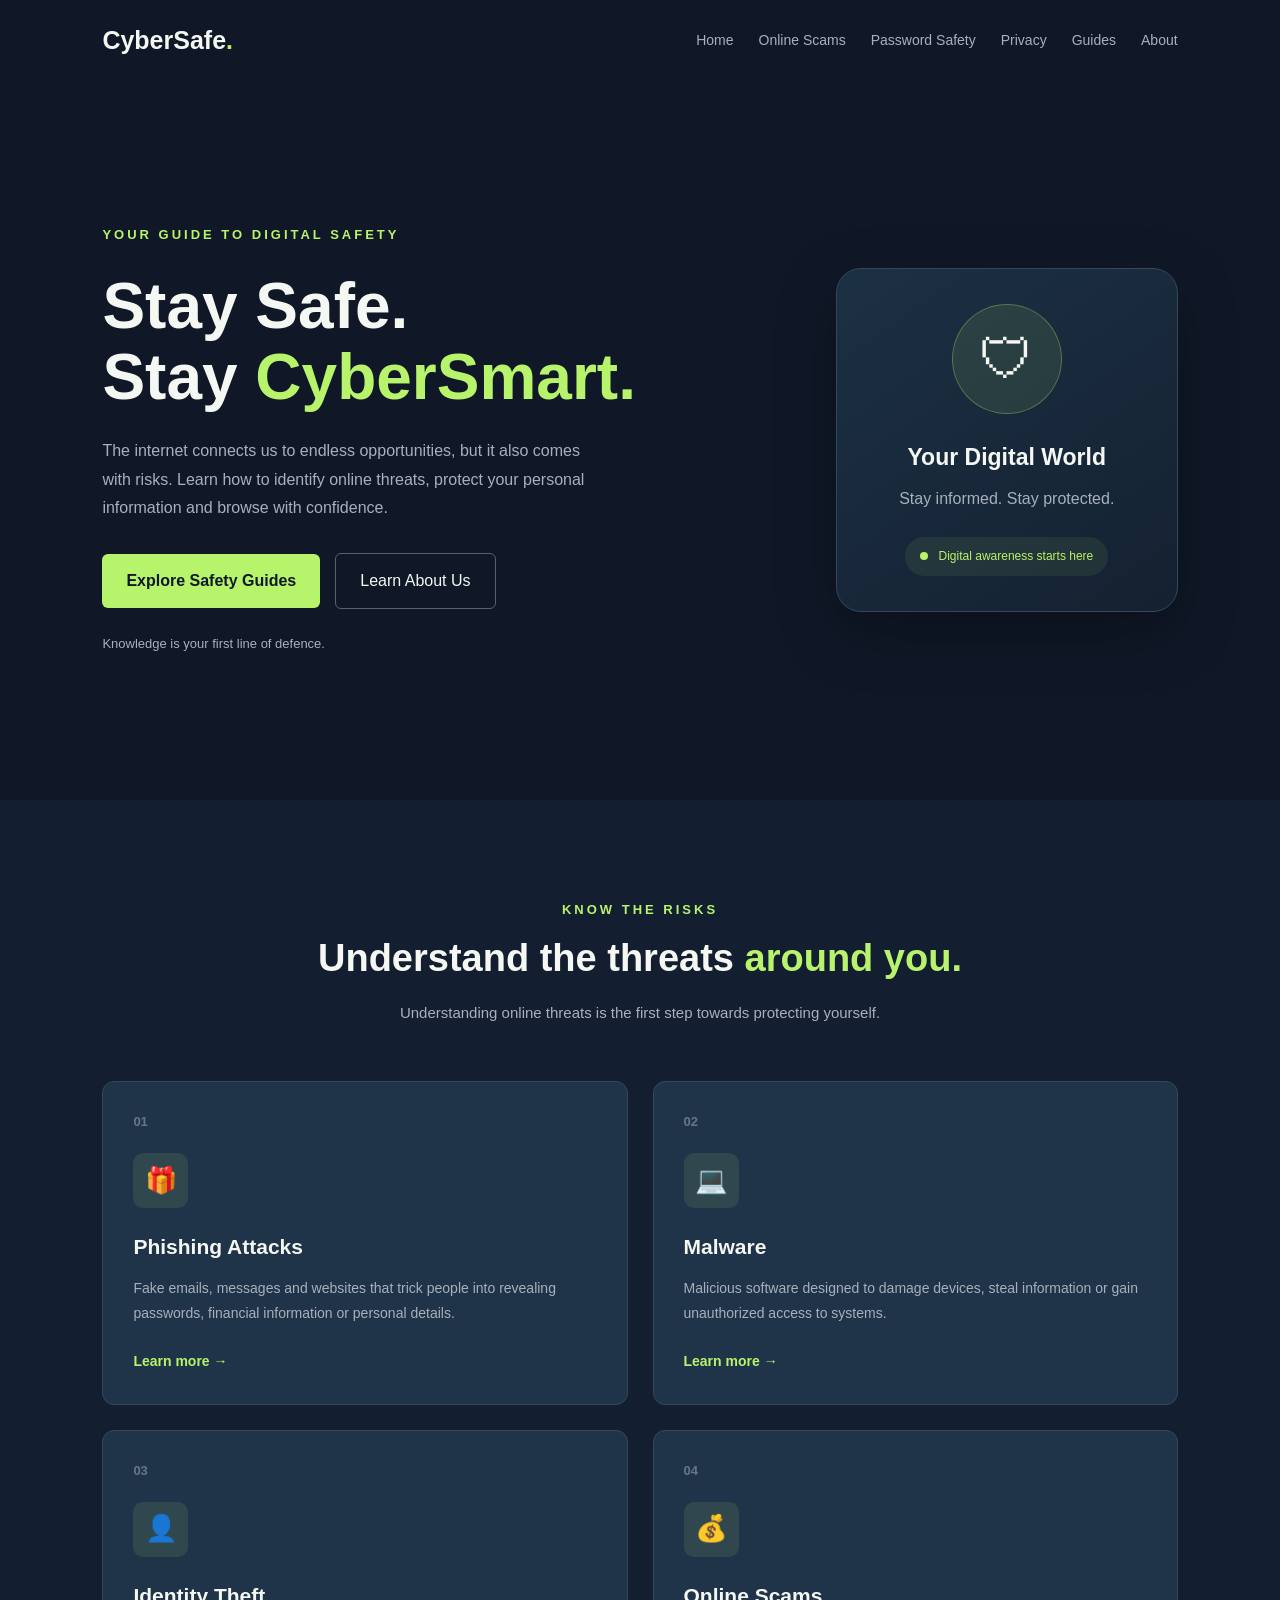
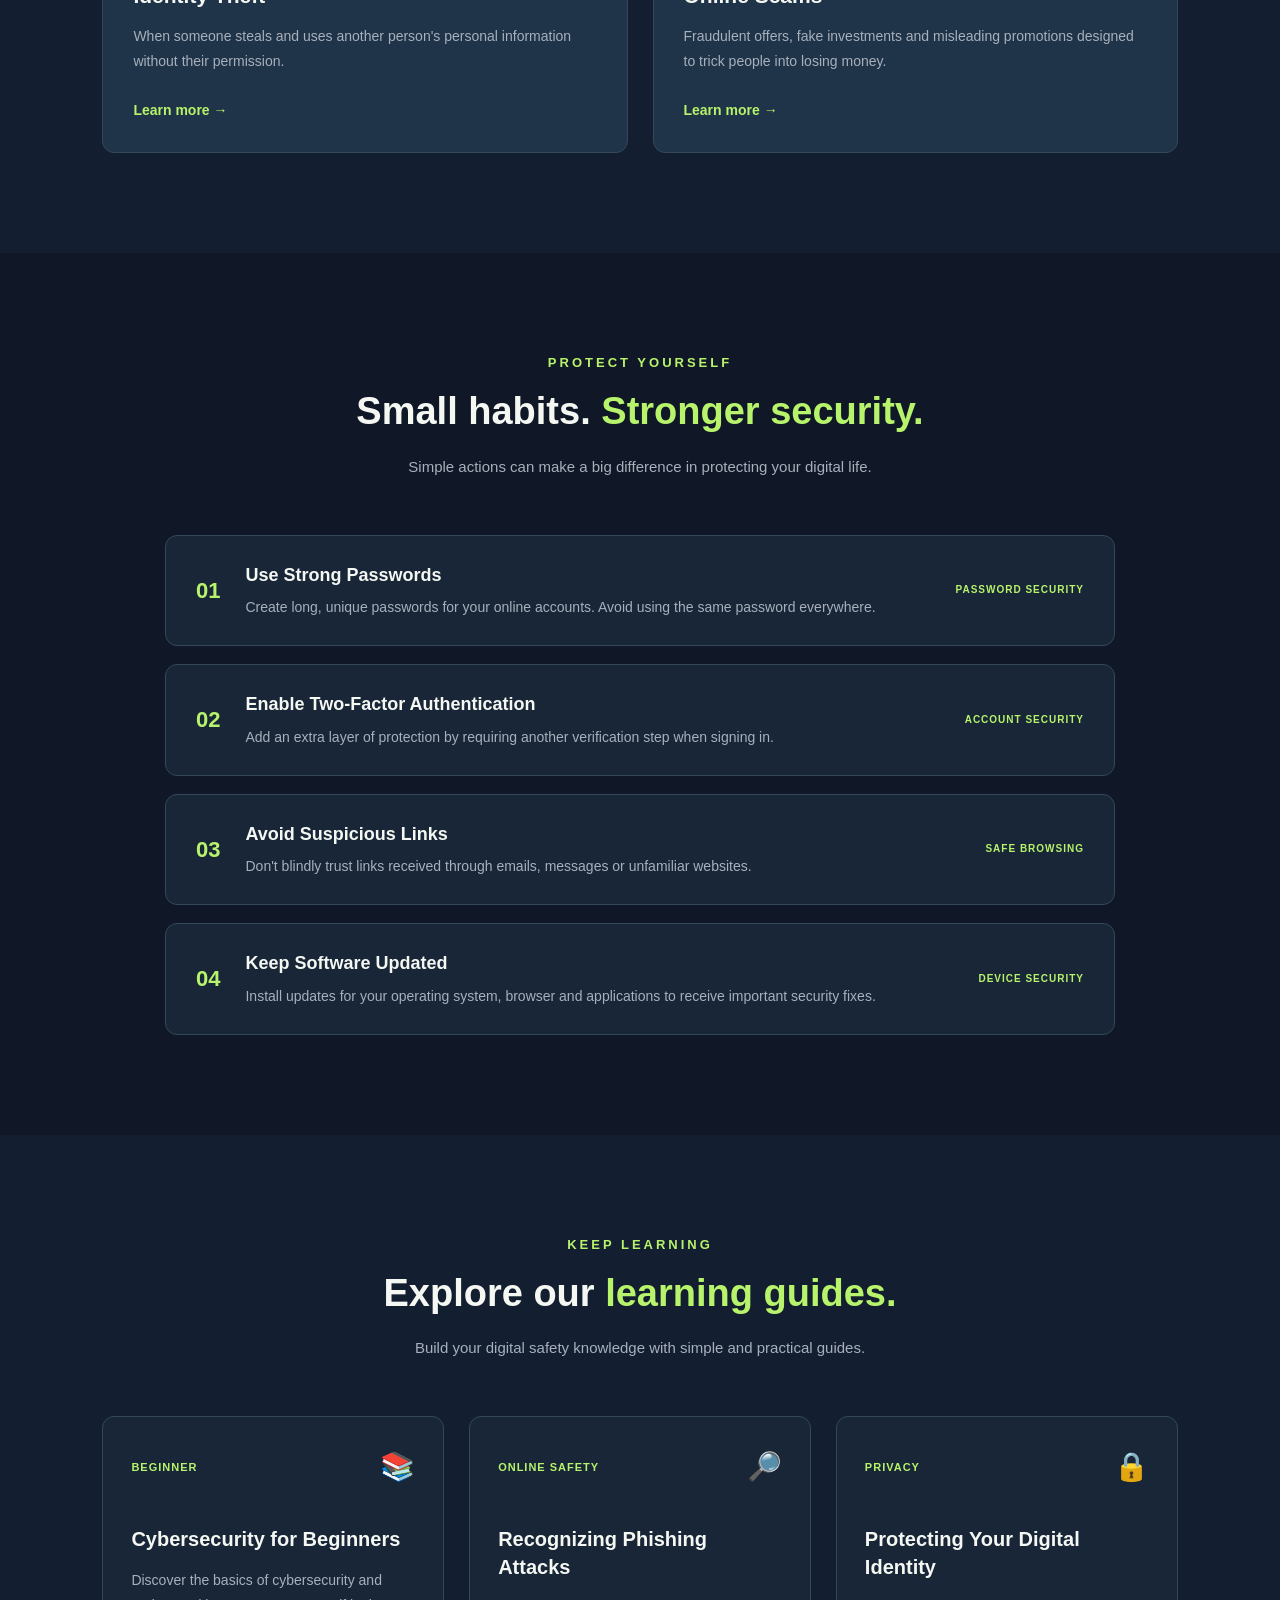
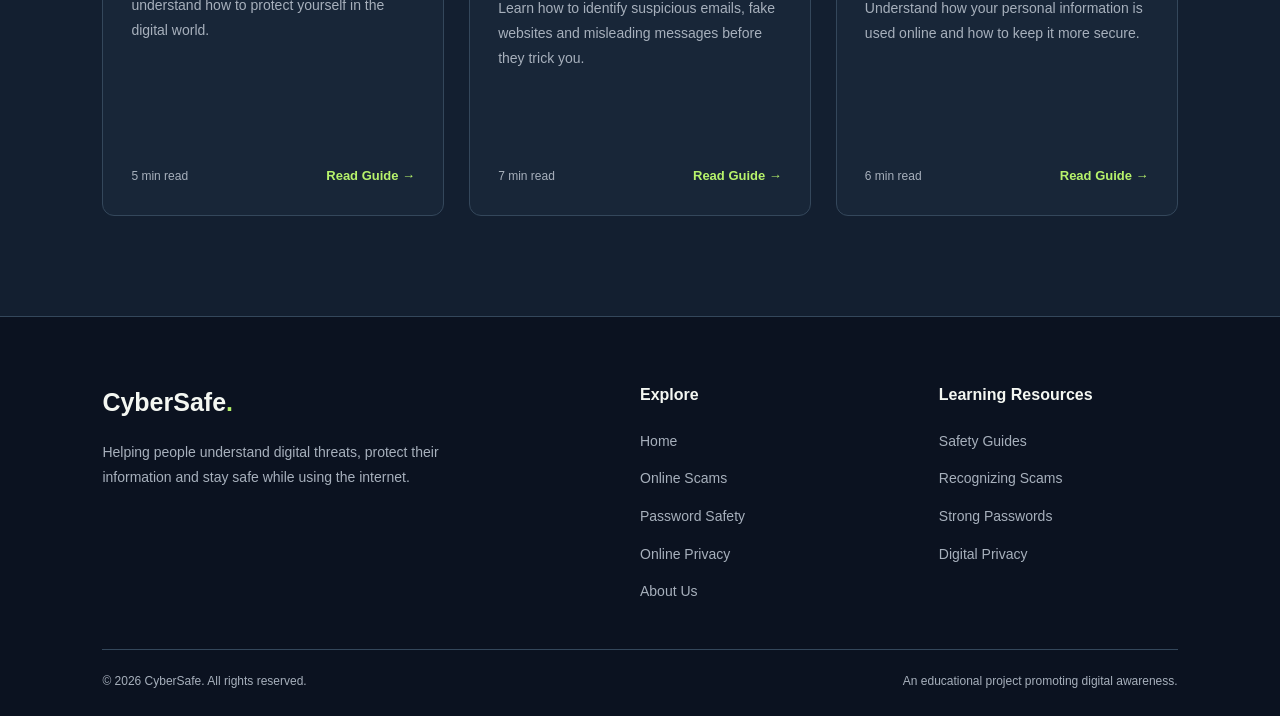
<file: index.html>
<!doctype html>
<html lang="en">
  <head>
    <meta charset="UTF-8" />

    <meta name="viewport" content="width=device-width, initial-scale=1.0" />

    <meta
      name="description"
      content="CyberSafe helps people understand online threats and learn how to stay safe on the internet."
    />

    <title>CyberSafe | Stay Safe Online</title>

    <!-- Connect our CSS file -->
    <link rel="stylesheet" href="css/style.css" />
  </head>

  <body>
    <!-- Website navigation -->

    <header>
      <nav>
        <a href="index.html" class="logo"> CyberSafe<span>.</span> </a>
        <!-- Here the navigation bar is created with a list of links to different pages of the website.
  Each list item contains an anchor tag that links to a specific page, allowing users to easily navigate through the website. -->
        <ul>
          <li><a href="index.html">Home</a></li>
          <li><a href="scams.html">Online Scams</a></li>
          <li><a href="passwords.html">Password Safety</a></li>
          <li><a href="privacy.html">Privacy</a></li>
          <li><a href="guides.html">Guides</a></li>
          <li><a href="about.html">About</a></li>
        </ul>
      </nav>
    </header>

    <!-- Main website content -->

    <main>
      <!-- Homepage hero section -->

      <!-- Homepage hero section -->
      <section class="hero">
        <!-- Left side: Text content -->
        <div class="hero-content">
          <p class="hero-label">YOUR GUIDE TO DIGITAL SAFETY</p>

          <h1>
            Stay Safe.
            <br />
            Stay <span>CyberSmart.</span>
          </h1>

          <p class="hero-description">
            The internet connects us to endless opportunities, but it also comes
            with risks. Learn how to identify online threats, protect your
            personal information and browse with confidence.
          </p>

          <!-- Action links -->
          <div class="hero-buttons">
            <a href="guides.html" class="btn-primary">
              Explore Safety Guides
            </a>

            <a href="about.html" class="btn-secondary"> Learn About Us </a>
          </div>

          <!-- Small information -->
          <p class="hero-note">Knowledge is your first line of defence.</p>
        </div>

        <!-- Right side: Visual content -->
        <div class="hero-visual">
          <div class="shield-card">
            <div class="shield-icon">&#128737;</div>

            <h3>Your Digital World</h3>

            <p>Stay informed. Stay protected.</p>

            <div class="security-status">
              <span></span>
              Digital awareness starts here
            </div>
          </div>
        </div>
      </section>

      <!-- COMMON ONLINE THREATS SECTION -->

      <section class="threats">
        <!-- Section introduction -->
        <div class="section-heading">
          <p class="section-label">KNOW THE RISKS</p>

          <h2>
            Understand the threats
            <span>around you.</span>
          </h2>

          <p>
            Understanding online threats is the first step towards protecting
            yourself.
          </p>
        </div>

        <!-- Threat cards container -->
        <div class="threat-grid">
          <!-- Card 1: Phishing -->
          <article class="threat-card">
            <div class="threat-number">01</div>

            <div class="threat-icon">&#127873;</div>

            <h3>Phishing Attacks</h3>

            <p>
              Fake emails, messages and websites that trick people into
              revealing passwords, financial information or personal details.
            </p>

            <a href="scams.html">Learn more &rarr;</a>
          </article>

          <!-- Card 2: Malware -->
          <article class="threat-card">
            <div class="threat-number">02</div>

            <div class="threat-icon">&#128187;</div>

            <h3>Malware</h3>

            <p>
              Malicious software designed to damage devices, steal information
              or gain unauthorized access to systems.
            </p>

            <a href="guides.html">Learn more &rarr;</a>
          </article>

          <!-- Card 3: Identity Theft -->
          <article class="threat-card">
            <div class="threat-number">03</div>

            <div class="threat-icon">&#128100;</div>

            <h3>Identity Theft</h3>

            <p>
              When someone steals and uses another person's personal information
              without their permission.
            </p>

            <a href="privacy.html">Learn more &rarr;</a>
          </article>

          <!-- Card 4: Online Scams -->
          <article class="threat-card">
            <div class="threat-number">04</div>

            <div class="threat-icon">&#128176;</div>

            <h3>Online Scams</h3>

            <p>
              Fraudulent offers, fake investments and misleading promotions
              designed to trick people into losing money.
            </p>

            <a href="scams.html">Learn more &rarr;</a>
          </article>
        </div>
      </section>

      <!-- DIGITAL SAFETY TIPS -->

      <section class="safety-tips">
        <div class="section-heading">
          <p class="section-label">PROTECT YOURSELF</p>

          <h2>
            Small habits.
            <span>Stronger security.</span>
          </h2>

          <p>
            Simple actions can make a big difference in protecting your digital
            life.
          </p>
        </div>

        <div class="tips-container">
          <!-- Tip 1 -->
          <article class="tip-item">
            <div class="tip-number">01</div>

            <div class="tip-content">
              <h3>Use Strong Passwords</h3>

              <p>
                Create long, unique passwords for your online accounts. Avoid
                using the same password everywhere.
              </p>
            </div>

            <span class="tip-tag">PASSWORD SECURITY</span>
          </article>

          <!-- Tip 2 -->
          <article class="tip-item">
            <div class="tip-number">02</div>

            <div class="tip-content">
              <h3>Enable Two-Factor Authentication</h3>

              <p>
                Add an extra layer of protection by requiring another
                verification step when signing in.
              </p>
            </div>

            <span class="tip-tag">ACCOUNT SECURITY</span>
          </article>

          <!-- Tip 3 -->
          <article class="tip-item">
            <div class="tip-number">03</div>

            <div class="tip-content">
              <h3>Avoid Suspicious Links</h3>

              <p>
                Don't blindly trust links received through emails, messages or
                unfamiliar websites.
              </p>
            </div>

            <span class="tip-tag">SAFE BROWSING</span>
          </article>

          <!-- Tip 4 -->
          <article class="tip-item">
            <div class="tip-number">04</div>

            <div class="tip-content">
              <h3>Keep Software Updated</h3>

              <p>
                Install updates for your operating system, browser and
                applications to receive important security fixes.
              </p>
            </div>

            <span class="tip-tag">DEVICE SECURITY</span>
          </article>
        </div>
      </section>

      <!--  EDUCATIONAL GUIDES SECTION -->

      <section class="educational-guides">
        <!-- Section introduction -->
        <div class="section-heading">
          <p class="section-label">KEEP LEARNING</p>

          <h2>
            Explore our
            <span>learning guides.</span>
          </h2>

          <p>
            Build your digital safety knowledge with simple and practical
            guides.
          </p>
        </div>

        <!-- Guides container -->
        <div class="guides-grid">
          <!-- Guide 1 -->
          <article class="guide-card">
            <div class="guide-top">
              <span class="guide-category">BEGINNER</span>
              <span class="guide-icon">&#128218;</span>
            </div>

            <h3>Cybersecurity for Beginners</h3>

            <p>
              Discover the basics of cybersecurity and understand how to protect
              yourself in the digital world.
            </p>

            <div class="guide-bottom">
              <span>5 min read</span>

              <a href="guides.html">Read Guide &rarr;</a>
            </div>
          </article>

          <!-- Guide 2 -->
          <article class="guide-card">
            <div class="guide-top">
              <span class="guide-category">ONLINE SAFETY</span>
              <span class="guide-icon">&#128270;</span>
            </div>

            <h3>Recognizing Phishing Attacks</h3>

            <p>
              Learn how to identify suspicious emails, fake websites and
              misleading messages before they trick you.
            </p>

            <div class="guide-bottom">
              <span>7 min read</span>

              <a href="scams.html">Read Guide &rarr;</a>
            </div>
          </article>

          <!-- Guide 3 -->
          <article class="guide-card">
            <div class="guide-top">
              <span class="guide-category">PRIVACY</span>
              <span class="guide-icon">&#128274;</span>
            </div>

            <h3>Protecting Your Digital Identity</h3>

            <p>
              Understand how your personal information is used online and how to
              keep it more secure.
            </p>

            <div class="guide-bottom">
              <span>6 min read</span>

              <a href="privacy.html">Read Guide &rarr;</a>
            </div>
          </article>
        </div>
      </section>
    </main>


    <!--  WEBSITE FOOTER -->

    <footer class="footer">
      <div class="footer-container">
        <!-- Column 1: About CyberSafe -->
        <div class="footer-about">
          <a href="index.html" class="footer-logo"> CyberSafe<span>.</span> </a>

          <p>
            Helping people understand digital threats, protect their information
            and stay safe while using the internet.
          </p>
        </div>

        <!-- Column 2: Website navigation -->
        <div class="footer-links">
          <h3>Explore</h3>

          <ul>
            <li><a href="index.html">Home</a></li>
            <li><a href="scams.html">Online Scams</a></li>
            <li><a href="passwords.html">Password Safety</a></li>
            <li><a href="privacy.html">Online Privacy</a></li>
            <li><a href="about.html">About Us</a></li>
          </ul>
        </div>

        <!-- Column 3: Learning resources -->
        <div class="footer-links">
          <h3>Learning Resources</h3>

          <ul>
            <li><a href="guides.html">Safety Guides</a></li>
            <li><a href="scams.html">Recognizing Scams</a></li>
            <li><a href="passwords.html">Strong Passwords</a></li>
            <li><a href="privacy.html">Digital Privacy</a></li>
          </ul>
        </div>
      </div>

      <!-- Footer bottom -->
      <div class="footer-bottom">
        <p>&copy; 2026 CyberSafe. All rights reserved.</p>

        <p>An educational project promoting digital awareness.</p>
      </div>
    </footer>
  </body>
</html>
</file>
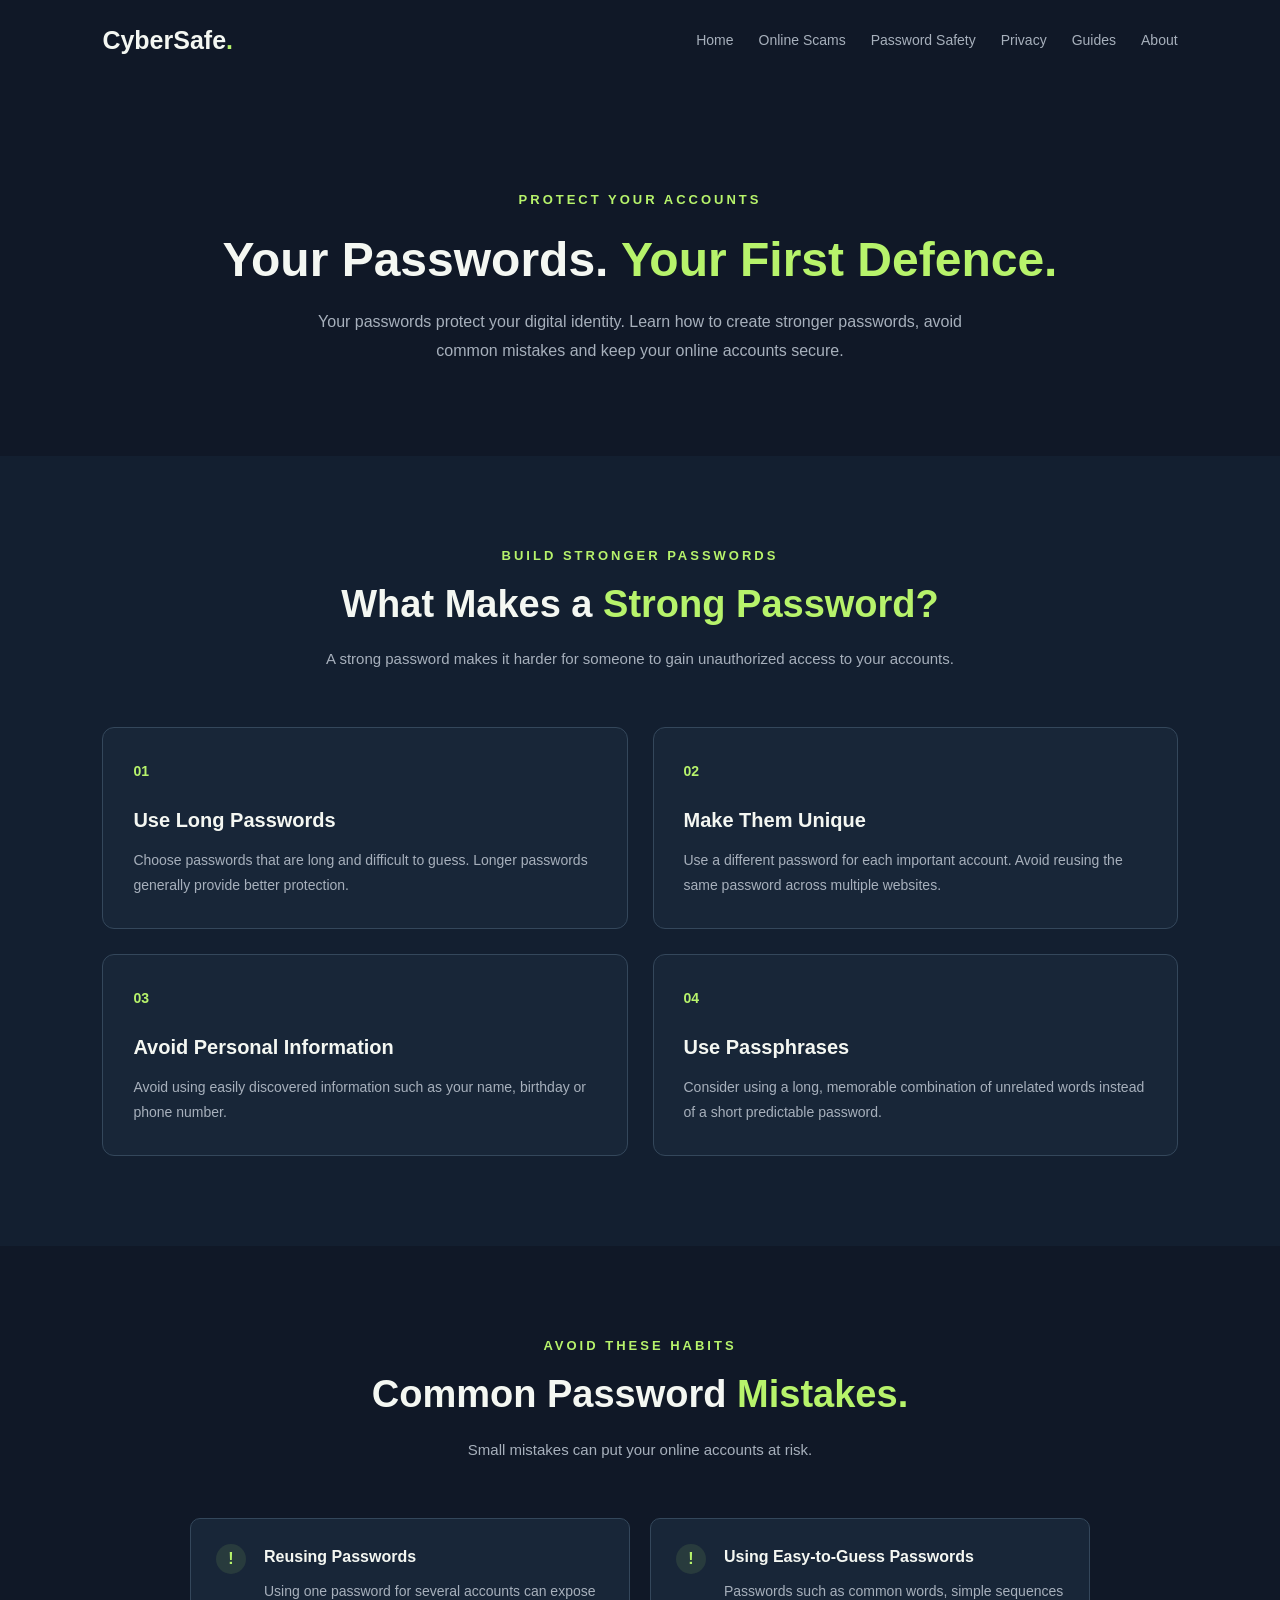
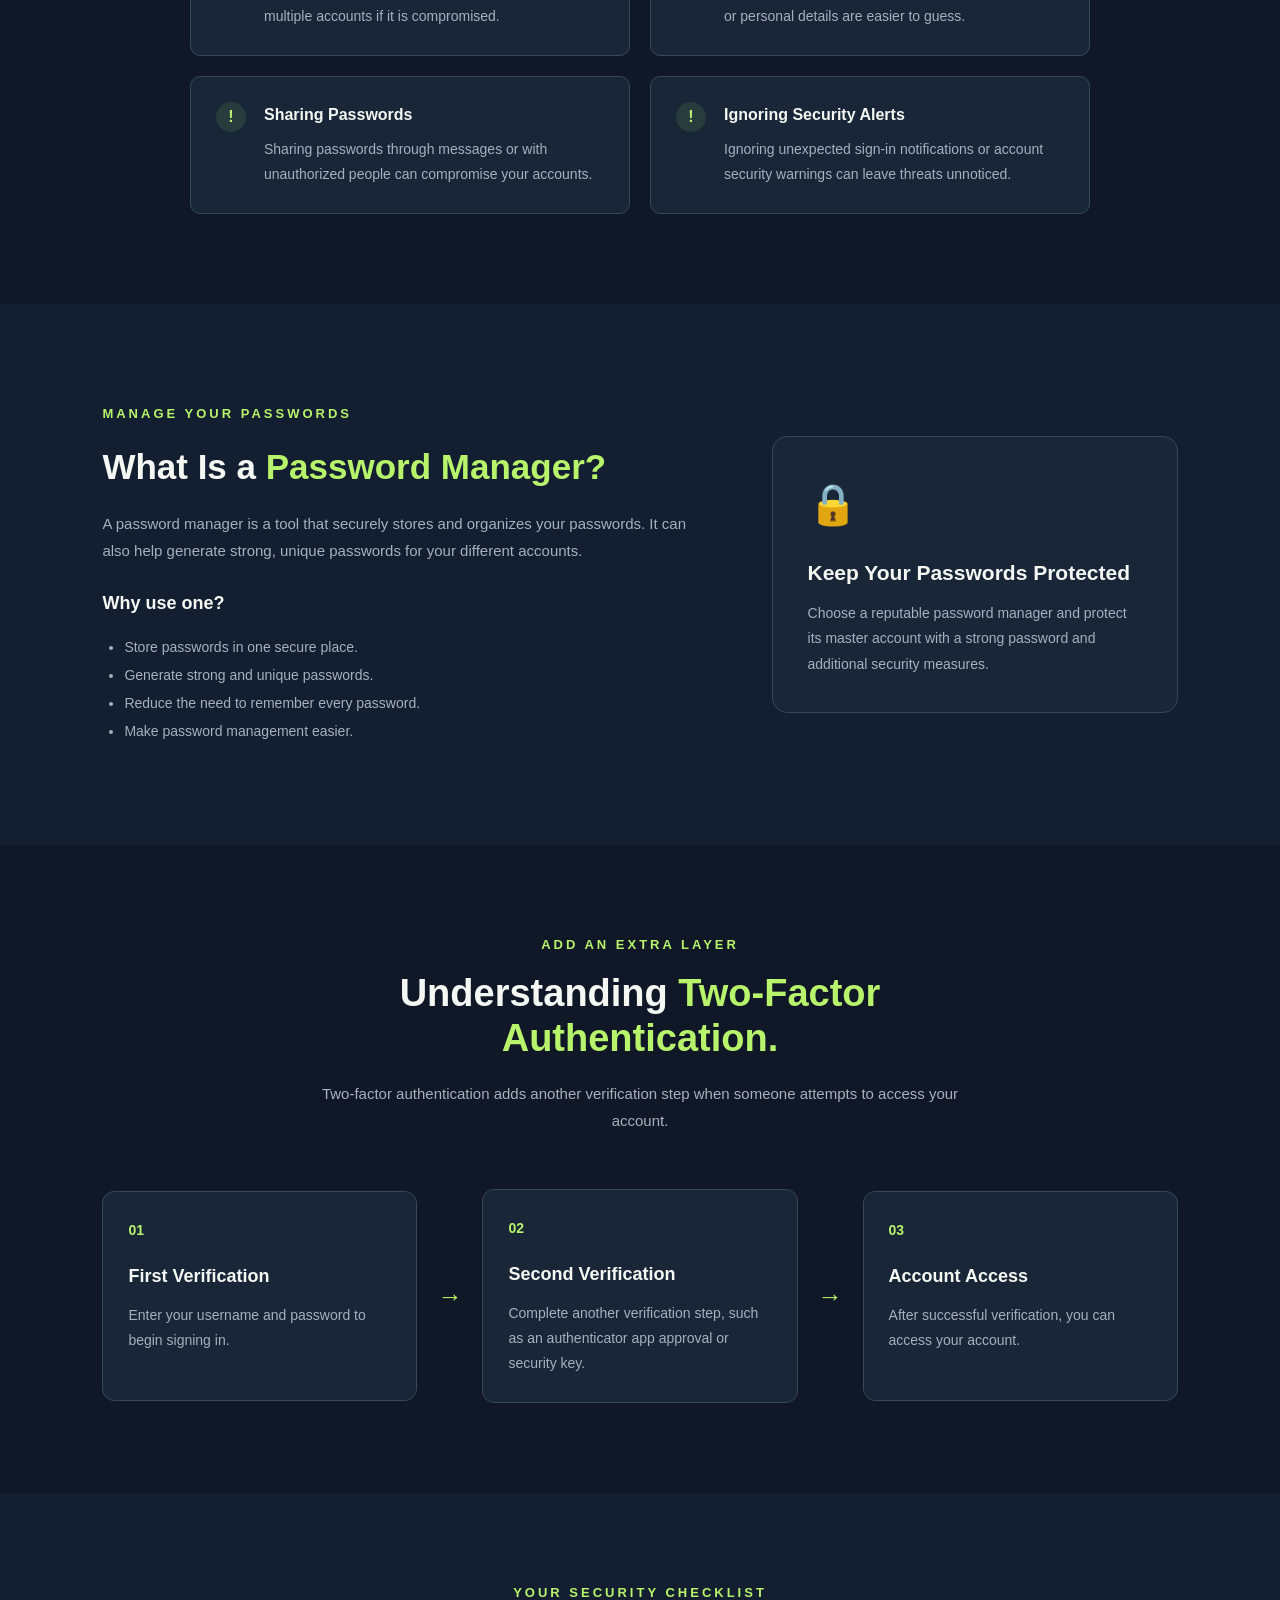
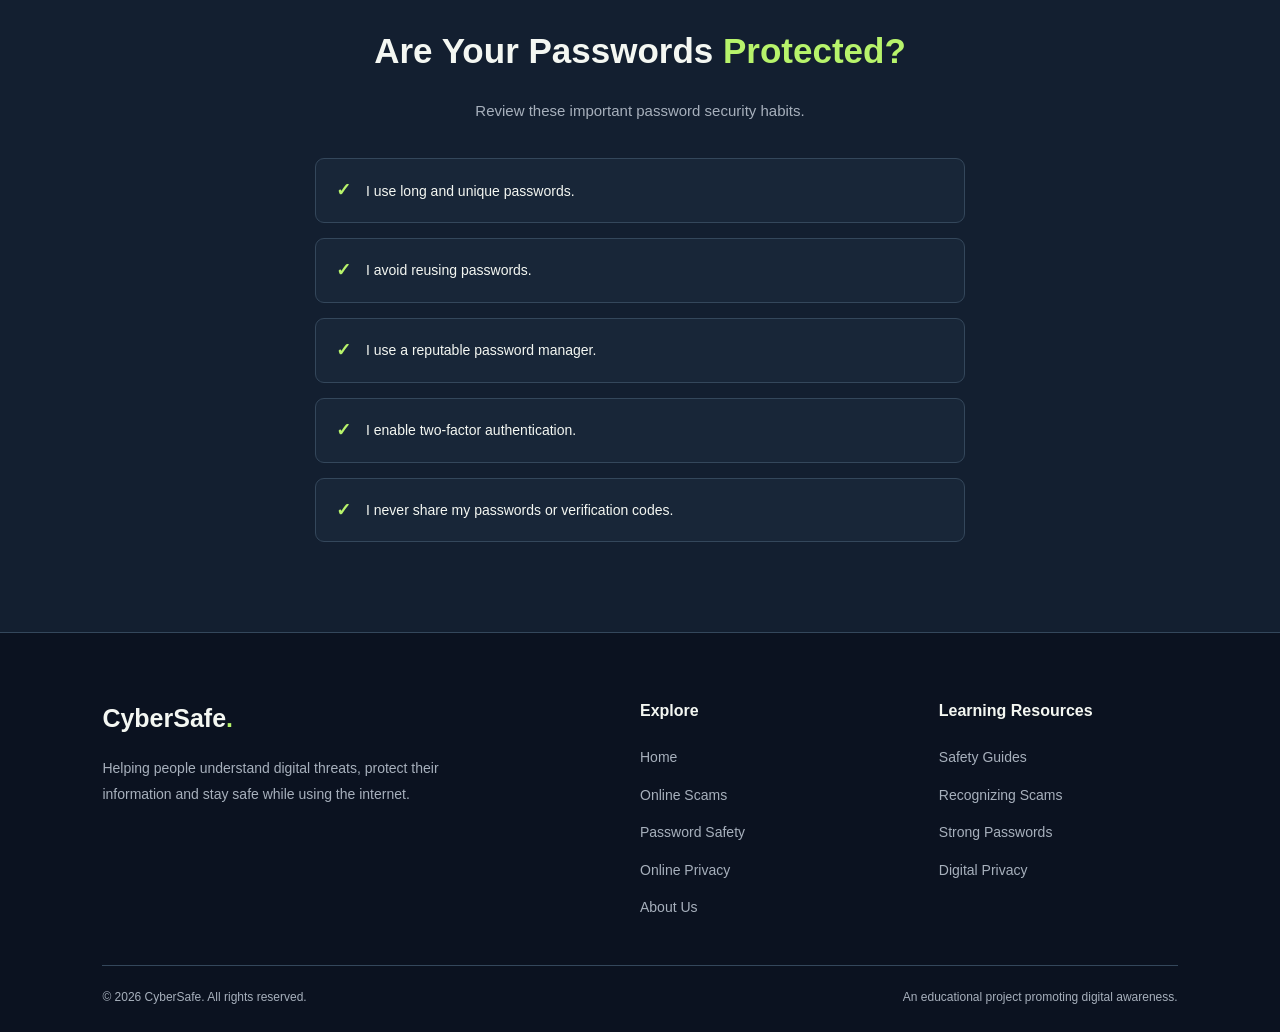
<file: passwords.html>
<!DOCTYPE html>
<html lang="en">

<head>

    <meta charset="UTF-8">

    <meta name="viewport" content="width=device-width, initial-scale=1.0">

    <meta name="description" content="Learn how to create strong passwords, avoid common password mistakes and protect your online accounts.">

    <title>Password Safety | CyberSafe</title>

    <!-- Connect the main stylesheet -->
    <link rel="stylesheet" href="css/style.css">

</head>

<body>

 <!-- Website navigation -->

    <header>
      <nav>
        <a href="index.html" class="logo"> CyberSafe<span>.</span> </a>
        <!-- Here the navigation bar is created with a list of links to different pages of the website.
  Each list item contains an anchor tag that links to a specific page, allowing users to easily navigate through the website. -->
        <ul>
          <li><a href="index.html">Home</a></li>
          <li><a href="scams.html">Online Scams</a></li>
          <li><a href="passwords.html">Password Safety</a></li>
          <li><a href="privacy.html">Privacy</a></li>
          <li><a href="guides.html">Guides</a></li>
          <li><a href="about.html">About</a></li>
        </ul>
      </nav>
    </header>

    <main>

        <!-- PASSWORD SAFETY INTRODUCTION -->

        <section class="password-hero">

            <p class="section-label">
                PROTECT YOUR ACCOUNTS
            </p>

            <h1>
                Your Passwords.
                <span>Your First Defence.</span>
            </h1>

            <p>
                Your passwords protect your digital identity.
                Learn how to create stronger passwords,
                avoid common mistakes and keep your
                online accounts secure.
            </p>

        </section>


        <!-- STRONG PASSWORDS -->

        <section class="strong-passwords">

            <div class="section-heading">

                <p class="section-label">BUILD STRONGER PASSWORDS</p>

                <h2>
                    What Makes a
                    <span>Strong Password?</span>
                </h2>

                <p>
                    A strong password makes it harder
                    for someone to gain unauthorized
                    access to your accounts.
                </p>

            </div>


            <div class="password-grid">

                <!-- Feature 1 -->

                <article class="password-card">

                    <span class="password-number">01</span>

                    <h3>Use Long Passwords</h3>

                    <p>
                        Choose passwords that are long
                        and difficult to guess. Longer
                        passwords generally provide
                        better protection.
                    </p>

                </article>


                <!-- Feature 2 -->

                <article class="password-card">

                    <span class="password-number">02</span>

                    <h3>Make Them Unique</h3>

                    <p>
                        Use a different password for
                        each important account. Avoid
                        reusing the same password
                        across multiple websites.
                    </p>

                </article>


                <!-- Feature 3 -->

                <article class="password-card">

                    <span class="password-number">03</span>

                    <h3>Avoid Personal Information</h3>

                    <p>
                        Avoid using easily discovered
                        information such as your name,
                        birthday or phone number.
                    </p>

                </article>


                <!-- Feature 4 -->

                <article class="password-card">

                    <span class="password-number">04</span>

                    <h3>Use Passphrases</h3>

                    <p>
                        Consider using a long,
                        memorable combination of
                        unrelated words instead
                        of a short predictable password.
                    </p>

                </article>

            </div>

        </section>


        <!-- COMMON PASSWORD MISTAKES -->

        <section class="password-mistakes">

            <div class="section-heading">

                <p class="section-label">AVOID THESE HABITS</p>

                <h2>
                    Common Password
                    <span>Mistakes.</span>
                </h2>

                <p>
                    Small mistakes can put your
                    online accounts at risk.
                </p>

            </div>


            <div class="mistakes-container">

                <article class="mistake-item">

                    <span class="mistake-symbol">!</span>

                    <div>
                        <h3>Reusing Passwords</h3>

                        <p>
                            Using one password for several
                            accounts can expose multiple
                            accounts if it is compromised.
                        </p>
                    </div>

                </article>


                <article class="mistake-item">

                    <span class="mistake-symbol">!</span>

                    <div>
                        <h3>Using Easy-to-Guess Passwords</h3>

                        <p>
                            Passwords such as common
                            words, simple sequences
                            or personal details are
                            easier to guess.
                        </p>
                    </div>

                </article>


                <article class="mistake-item">

                    <span class="mistake-symbol">!</span>

                    <div>
                        <h3>Sharing Passwords</h3>

                        <p>
                            Sharing passwords through
                            messages or with unauthorized
                            people can compromise
                            your accounts.
                        </p>
                    </div>

                </article>


                <article class="mistake-item">

                    <span class="mistake-symbol">!</span>

                    <div>
                        <h3>Ignoring Security Alerts</h3>

                        <p>
                            Ignoring unexpected sign-in
                            notifications or account
                            security warnings can
                            leave threats unnoticed.
                        </p>
                    </div>

                </article>

            </div>

        </section>


        <!-- PASSWORD MANAGERS -->

        <section class="password-managers">

            <div class="manager-content">

                <p class="section-label">
                    MANAGE YOUR PASSWORDS
                </p>

                <h2>
                    What Is a
                    <span>Password Manager?</span>
                </h2>

                <p>
                    A password manager is a tool that
                    securely stores and organizes your
                    passwords. It can also help generate
                    strong, unique passwords for your
                    different accounts.
                </p>

                <h3>Why use one?</h3>

                <ul>
                    <li>Store passwords in one secure place.</li>
                    <li>Generate strong and unique passwords.</li>
                    <li>Reduce the need to remember every password.</li>
                    <li>Make password management easier.</li>
                </ul>

            </div>

            <div class="manager-note">

                <span class="manager-icon">&#128274;</span>

                <h3>Keep Your Passwords Protected</h3>

                <p>
                    Choose a reputable password manager
                    and protect its master account with
                    a strong password and additional
                    security measures.
                </p>

            </div>

        </section>


        <!-- TWO-FACTOR AUTHENTICATION -->

        <section class="two-factor">

            <div class="section-heading">

                <p class="section-label">ADD AN EXTRA LAYER</p>

                <h2>
                    Understanding
                    <span>Two-Factor Authentication.</span>
                </h2>

                <p>
                    Two-factor authentication adds
                    another verification step when
                    someone attempts to access your account.
                </p>

            </div>


            <div class="factor-content">

                <article class="factor-card">

                    <span class="factor-number">01</span>

                    <h3>First Verification</h3>

                    <p>
                        Enter your username and password
                        to begin signing in.
                    </p>

                </article>


                <div class="factor-arrow">
                    &rarr;
                </div>


                <article class="factor-card">

                    <span class="factor-number">02</span>

                    <h3>Second Verification</h3>

                    <p>
                        Complete another verification
                        step, such as an authenticator
                        app approval or security key.
                    </p>

                </article>


                <div class="factor-arrow">
                    &rarr;
                </div>


                <article class="factor-card">

                    <span class="factor-number">03</span>

                    <h3>Account Access</h3>

                    <p>
                        After successful verification,
                        you can access your account.
                    </p>

                </article>

            </div>

        </section>


        <!-- PASSWORD SECURITY CHECKLIST -->

        <section class="password-checklist">

            <p class="section-label">YOUR SECURITY CHECKLIST</p>

            <h2>
                Are Your Passwords
                <span>Protected?</span>
            </h2>

            <p>
                Review these important password
                security habits.
            </p>

            <div class="checklist-container">

                <div class="checklist-item">
                    <span>&#10003;</span>
                    I use long and unique passwords.
                </div>

                <div class="checklist-item">
                    <span>&#10003;</span>
                    I avoid reusing passwords.
                </div>

                <div class="checklist-item">
                    <span>&#10003;</span>
                    I use a reputable password manager.
                </div>

                <div class="checklist-item">
                    <span>&#10003;</span>
                    I enable two-factor authentication.
                </div>

                <div class="checklist-item">
                    <span>&#10003;</span>
                    I never share my passwords or verification codes.
                </div>

            </div>

        </section>

    </main>



    <!--  WEBSITE FOOTER -->

    <footer class="footer">
      <div class="footer-container">
        <!-- Column 1: About CyberSafe -->
        <div class="footer-about">
          <a href="index.html" class="footer-logo"> CyberSafe<span>.</span> </a>

          <p>
            Helping people understand digital threats, protect their information
            and stay safe while using the internet.
          </p>
        </div>

        <!-- Column 2: Website navigation -->
        <div class="footer-links">
          <h3>Explore</h3>

          <ul>
            <li><a href="index.html">Home</a></li>
            <li><a href="scams.html">Online Scams</a></li>
            <li><a href="passwords.html">Password Safety</a></li>
            <li><a href="privacy.html">Online Privacy</a></li>
            <li><a href="about.html">About Us</a></li>
          </ul>
        </div>

        <!-- Column 3: Learning resources -->
        <div class="footer-links">
          <h3>Learning Resources</h3>

          <ul>
            <li><a href="guides.html">Safety Guides</a></li>
            <li><a href="scams.html">Recognizing Scams</a></li>
            <li><a href="passwords.html">Strong Passwords</a></li>
            <li><a href="privacy.html">Digital Privacy</a></li>
          </ul>
        </div>
      </div>

      <!-- Footer bottom -->
      <div class="footer-bottom">
        <p>&copy; 2026 CyberSafe. All rights reserved.</p>

        <p>An educational project promoting digital awareness.</p>
      </div>
    </footer>

</body>

</html>
</file>
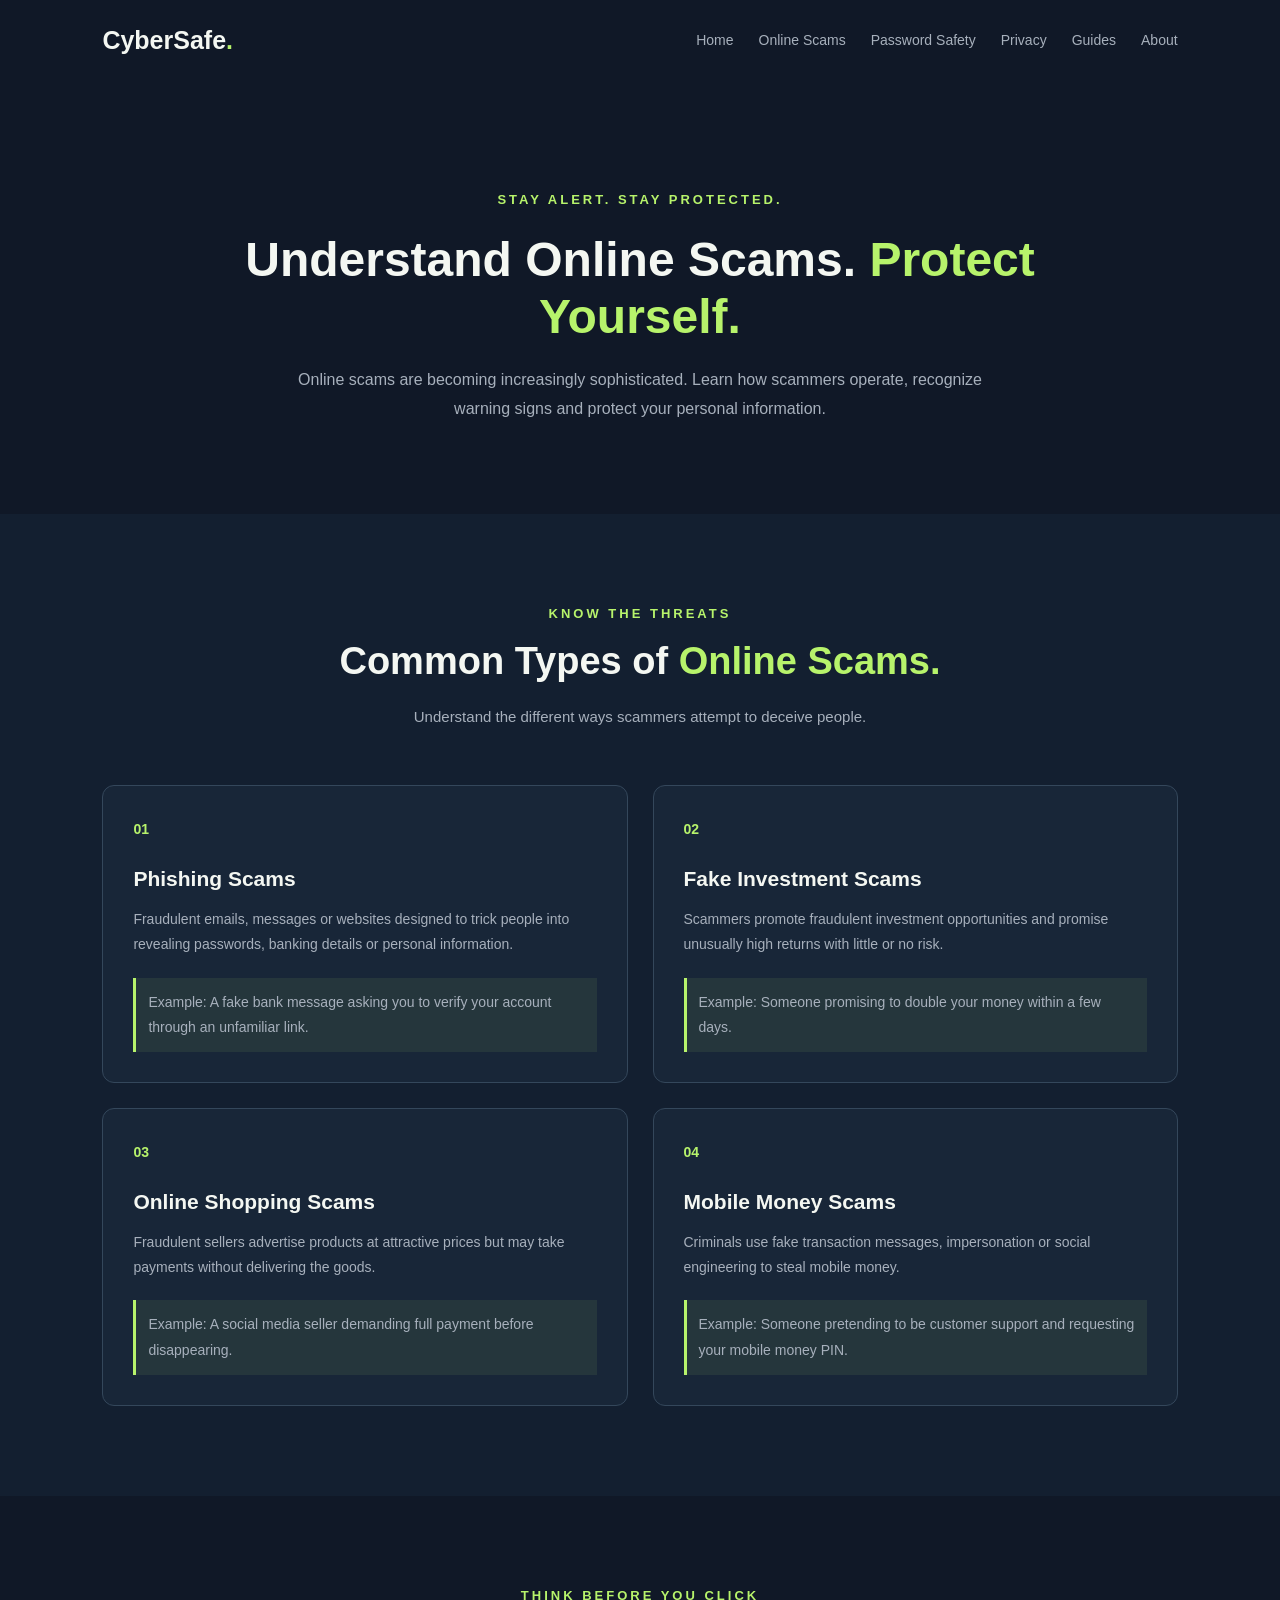
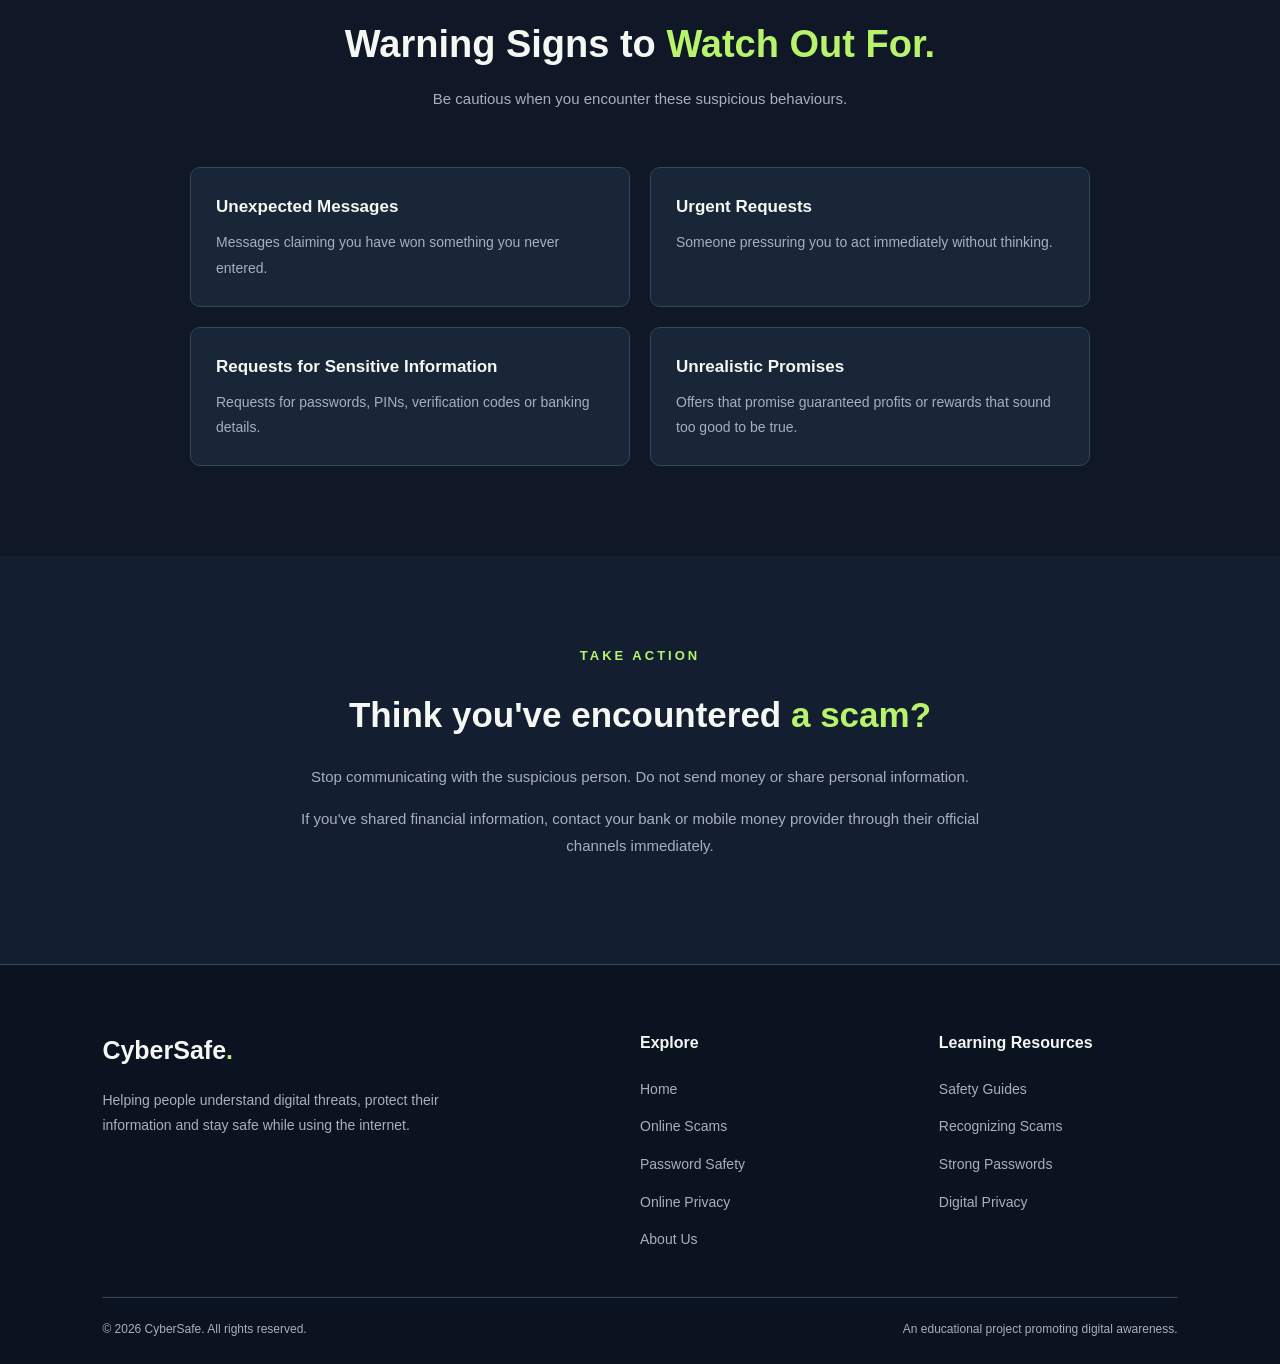
<file: scams.html>
<!doctype html>
<html lang="en">
  <head>
    <meta charset="UTF-8" />

    <meta name="viewport" content="width=device-width, initial-scale=1.0" />

    <meta
      name="description"
      content="Learn about online scams, how to recognize fraudulent activities and how to protect yourself online."
    />

    <title>Online Scams | CyberSafe</title>

    <!-- Connect the existing CSS file -->
    <link rel="stylesheet" href="css/style.css" />
  </head>

  <body>
    <!-- NAVIGATION BAR -->

    <header>
      <nav>
        <a href="index.html" class="logo"> CyberSafe<span>.</span> </a>
        <!-- Here the navigation bar is created with a list of links to different pages of the website.
  Each list item contains an anchor tag that links to a specific page, allowing users to easily navigate through the website. -->
        <ul>
          <li><a href="index.html">Home</a></li>
          <li><a href="scams.html">Online Scams</a></li>
          <li><a href="passwords.html">Password Safety</a></li>
          <li><a href="privacy.html">Privacy</a></li>
          <li><a href="guides.html">Guides</a></li>
          <li><a href="about.html">About</a></li>
        </ul>
      </nav>
    </header>

    <main>
      <!-- PAGE INTRODUCTION -->

      <section class="scams-hero">
        <p class="section-label">STAY ALERT. STAY PROTECTED.</p>

        <h1>
          Understand Online Scams.
          <span>Protect Yourself.</span>
        </h1>

        <p>
          Online scams are becoming increasingly sophisticated. Learn how
          scammers operate, recognize warning signs and protect your personal
          information.
        </p>
      </section>

      <!-- TYPES OF ONLINE SCAMS -->

      <section class="scam-types">
        <div class="section-heading">
          <p class="section-label">KNOW THE THREATS</p>

          <h2>
            Common Types of
            <span>Online Scams.</span>
          </h2>

          <p>
            Understand the different ways scammers attempt to deceive people.
          </p>
        </div>

        <div class="scam-grid">
          <!-- Scam 1 -->

          <article class="scam-card">
            <span class="scam-number">01</span>

            <h3>Phishing Scams</h3>

            <p>
              Fraudulent emails, messages or websites designed to trick people
              into revealing passwords, banking details or personal information.
            </p>

            <p class="scam-example">
              Example: A fake bank message asking you to verify your account
              through an unfamiliar link.
            </p>
          </article>

          <!-- Scam 2 -->

          <article class="scam-card">
            <span class="scam-number">02</span>

            <h3>Fake Investment Scams</h3>

            <p>
              Scammers promote fraudulent investment opportunities and promise
              unusually high returns with little or no risk.
            </p>

            <p class="scam-example">
              Example: Someone promising to double your money within a few days.
            </p>
          </article>

          <!-- Scam 3 -->

          <article class="scam-card">
            <span class="scam-number">03</span>

            <h3>Online Shopping Scams</h3>

            <p>
              Fraudulent sellers advertise products at attractive prices but may
              take payments without delivering the goods.
            </p>

            <p class="scam-example">
              Example: A social media seller demanding full payment before
              disappearing.
            </p>
          </article>

          <!-- Scam 4 -->

          <article class="scam-card">
            <span class="scam-number">04</span>

            <h3>Mobile Money Scams</h3>

            <p>
              Criminals use fake transaction messages, impersonation or social
              engineering to steal mobile money.
            </p>

            <p class="scam-example">
              Example: Someone pretending to be customer support and requesting
              your mobile money PIN.
            </p>
          </article>
        </div>
      </section>

      <!-- WARNING SIGNS -->

      <section class="scam-warning">
        <div class="section-heading">
          <p class="section-label">THINK BEFORE YOU CLICK</p>

          <h2>
            Warning Signs to
            <span>Watch Out For.</span>
          </h2>

          <p>Be cautious when you encounter these suspicious behaviours.</p>
        </div>

        <div class="warning-list">
          <div class="warning-item">
            <h3>Unexpected Messages</h3>
            <p>Messages claiming you have won something you never entered.</p>
          </div>

          <div class="warning-item">
            <h3>Urgent Requests</h3>
            <p>Someone pressuring you to act immediately without thinking.</p>
          </div>

          <div class="warning-item">
            <h3>Requests for Sensitive Information</h3>
            <p>
              Requests for passwords, PINs, verification codes or banking
              details.
            </p>
          </div>

          <div class="warning-item">
            <h3>Unrealistic Promises</h3>
            <p>
              Offers that promise guaranteed profits or rewards that sound too
              good to be true.
            </p>
          </div>
        </div>
      </section>

      <!-- WHAT TO DO -->

      <section class="scam-action">
        <p class="section-label">TAKE ACTION</p>

        <h2>
          Think you've encountered
          <span>a scam?</span>
        </h2>

        <p>
          Stop communicating with the suspicious person. Do not send money or
          share personal information.
        </p>

        <p>
          If you've shared financial information, contact your bank or mobile
          money provider through their official channels immediately.
        </p>
      </section>
    </main>

    <!--  WEBSITE FOOTER -->

    <footer class="footer">
      <div class="footer-container">
        <!-- Column 1: About CyberSafe -->
        <div class="footer-about">
          <a href="index.html" class="footer-logo"> CyberSafe<span>.</span> </a>

          <p>
            Helping people understand digital threats, protect their information
            and stay safe while using the internet.
          </p>
        </div>

        <!-- Column 2: Website navigation -->
        <div class="footer-links">
          <h3>Explore</h3>

          <ul>
            <li><a href="index.html">Home</a></li>
            <li><a href="scams.html">Online Scams</a></li>
            <li><a href="passwords.html">Password Safety</a></li>
            <li><a href="privacy.html">Online Privacy</a></li>
            <li><a href="about.html">About Us</a></li>
          </ul>
        </div>

        <!-- Column 3: Learning resources -->
        <div class="footer-links">
          <h3>Learning Resources</h3>

          <ul>
            <li><a href="guides.html">Safety Guides</a></li>
            <li><a href="scams.html">Recognizing Scams</a></li>
            <li><a href="passwords.html">Strong Passwords</a></li>
            <li><a href="privacy.html">Digital Privacy</a></li>
          </ul>
        </div>
      </div>

      <!-- Footer bottom -->
      <div class="footer-bottom">
        <p>&copy; 2026 CyberSafe. All rights reserved.</p>

        <p>An educational project promoting digital awareness.</p>
      </div>
    </footer>
  </body>
</html>
</file>
<file: css/style.css>
/*  1. CSS RESET */

/* Select every element on the page */
* {
    margin: 0;
    padding: 0;
    box-sizing: border-box;
}

/* 2. ROOT VARIABLES */

:root {
    --background: #101827;
    --surface: #182638;
    --primary: #B7F36B;
    --text: #F4F7F2;
    --secondary-text: #A7B0BC;
}

/*  3. GENERAL PAGE STYLING */

body {
    background-color: var(--background);
    color: var(--text);
    font-family: Arial, sans-serif;
    line-height: 1.6;
}

/* 4. NAVIGATION BAR */

header {
    width: 100%;
    padding: 20px 8%;
}

nav {
    display: flex;
    justify-content: space-between;
    align-items: center;
}

/* Website logo */

.logo {
    color: var(--text);
    text-decoration: none;
    font-size: 25px;
    font-weight: bold;
}

.logo span {
    color: var(--primary);
}

/* Navigation links */

nav ul {
    display: flex;
    list-style: none;
    gap: 25px;
}

nav ul li a {
    color: var(--secondary-text);
    text-decoration: none;
    font-size: 14px;
    transition: color 0.3s ease;
}

/* Hover effect */

nav ul li a:hover {
    color: var(--primary);
}


/* 5. HERO SECTION */

.hero {
    min-height: 80vh;

    display: grid;

    grid-template-columns: 2fr 1fr;

    align-items: center;

    gap: 50px;

    padding: 80px 8%;

    overflow: hidden;

    position: relative;
}

/* 6. HERO TEXT CONTENT */

.hero-content {
    max-width: 600px;
}

/* Small introductory label */

.hero-label {
    color: var(--primary);

    font-size: 13px;

    font-weight: bold;

    letter-spacing: 3px;

    margin-bottom: 25px;
}

/* Main heading */

.hero-content h1 {
    font-size: clamp(42px, 5vw, 75px);

    line-height: 1.1;

    margin-bottom: 25px;
}

/* Highlighted heading text */

.hero-content h1 span {
    color: var(--primary);
}

/* Description */

.hero-description {
    color: var(--secondary-text);

    font-size: 16px;

    line-height: 1.8;

    max-width: 500px;

    margin-bottom: 30px;
}

/* 7. HERO BUTTONS */

.hero-buttons {
    display: flex;

    align-items: center;

    gap: 15px;

    flex-wrap: wrap;
}

/* Primary button */

.btn-primary {
    display: inline-block;

    background-color: var(--primary);

    color: var(--background);

    text-decoration: none;

    padding: 14px 24px;

    border-radius: 6px;

    font-weight: bold;

    transition: 0.3s ease;
}

.btn-primary:hover {
    transform: translateY(-6px);

    box-shadow: 0 8px 20px rgba(183, 243, 107, 0.2);
}

/* Secondary button */

.btn-secondary {
    display: inline-block;

    color: var(--text);

    border: 1px solid #526174;

    text-decoration: none;

    padding: 14px 24px;

    border-radius: 6px;

    transition: 0.3s ease;
}

.btn-secondary:hover {
    border-color: var(--primary);

    color: var(--primary);
}

/* Small note */

.hero-note {
    color: var(--secondary-text);

    font-size: 13px;

    margin-top: 25px;
}


/*   8. HERO VISUAL */

.hero-visual {
    display: flex;

    justify-content: center;

    align-items: center;

    min-height: 400px;

    position: relative;
}

/* Main visual card */

.shield-card {
    width: 100%;

    max-width: 380px;

    min-height: 330px;

    background: linear-gradient(
        145deg,
        #1c3044,
        #142131
    );

    border: 1px solid #34475b;

    border-radius: 25px;

    display: flex;

    flex-direction: column;

    justify-content: center;

    align-items: center;

    text-align: center;

    padding: 35px;

    box-shadow: 0 20px 60px rgba(0, 0, 0, 0.3);
}

/* Shield icon */

.shield-icon {
    width: 110px;

    height: 110px;

    background-color: rgba(183, 243, 107, 0.1);

    border: 1px solid rgba(183, 243, 107, 0.3);

    border-radius: 50%;

    display: flex;

    justify-content: center;

    align-items: center;

    font-size: 55px;

    margin-bottom: 25px;
}

/* Card heading */

.shield-card h3 {
    font-size: 23px;

    margin-bottom: 10px;
}

/* Card description */

.shield-card p {
    color: var(--secondary-text);

    margin-bottom: 25px;
}

/* Security status */

.security-status {
    background-color: rgba(183, 243, 107, 0.08);

    color: var(--primary);

    padding: 10px 15px;

    border-radius: 30px;

    font-size: 12px;
}

/* Small status indicator */

.security-status span {
    display: inline-block;

    width: 8px;

    height: 8px;

    background-color: var(--primary);

    border-radius: 50%;

    margin-right: 7px;
}

/* 9. MOBILE RESPONSIVENESS */

@media (max-width: 900px) {

    .hero {
        grid-template-columns: 1fr;

        text-align: center;

        padding-top: 60px;
    }

    .hero-content {
        margin: auto;
    }

    .hero-description {
        margin-left: auto;
        margin-right: auto;
    }

    .hero-buttons {
        justify-content: center;
    }

    .hero-visual {
        min-height: 350px;
    }

}

@media (max-width: 600px) {

    header {
        padding: 20px 5%;
    }

    nav {
        flex-direction: column;

        gap: 20px;
    }

    nav ul {
        justify-content: center;

        flex-wrap: wrap;

        gap: 15px;
    }

    .hero {
        padding: 50px 5%;
    }

    .hero-content h1 {
        font-size: 42px;
    }

    .shield-card {
        min-height: 280px;
    }

}


/* 10. COMMON THREATS SECTION */

.threats {
    padding: 100px 8%;

    background-color: #131F30;
}

/* Section heading */

.section-heading {
    text-align: center;

    max-width: 650px;

    margin: 0 auto 55px;
}

/* Small label */

.section-label {
    color: var(--primary);

    font-size: 13px;

    font-weight: bold;

    letter-spacing: 3px;

    margin-bottom: 15px;
}

/* Main heading */

.section-heading h2 {
    font-size: 38px;

    line-height: 1.2;

    margin-bottom: 18px;
}

/* Highlighted heading */

.section-heading h2 span {
    color: var(--primary);
}

/* Description */

.section-heading > p:last-child {
    color: var(--secondary-text);

    font-size: 15px;

    line-height: 1.8;
}


/* 11. THREAT CARDS GRID */

.threat-grid {

    display: grid;

    grid-template-columns: repeat(2, 1fr);

    gap: 25px;

}

/* Individual card */

.threat-card {

    background-color: #203449;

    border: 1px solid #34475B;

    border-radius: 12px;

    padding: 30px;

    position: relative;

    transition: 0.3s ease;

}

/* Card hover effect */

.threat-card:hover {

    transform: translateY(-10px);

    border-color: var(--primary);

}

/* Card number */

.threat-number {

    color: #66758A;

    font-size: 13px;

    font-weight: bold;

    margin-bottom: 20px;

}

/* Card icon */

.threat-icon {

    width: 55px;

    height: 55px;

    background-color: rgba(183, 243, 107, 0.1);

    border-radius: 10px;

    display: flex;

    justify-content: center;

    align-items: center;

    font-size: 26px;

    margin-bottom: 22px;

}

/* Card heading */

.threat-card h3 {

    font-size: 21px;

    margin-bottom: 12px;

}

/* Card description */

.threat-card p {

    color: var(--secondary-text);

    font-size: 14px;

    line-height: 1.8;

    margin-bottom: 22px;

}

/* Card link */

.threat-card a {

    color: var(--primary);

    text-decoration: none;

    font-size: 14px;

    font-weight: bold;

}

/* Card link hover */

.threat-card a:hover {

    text-decoration: underline;

}


/* 12. THREATS MOBILE RESPONSIVENESS */

@media (max-width: 600px) {

    .threats {

        padding: 70px 5%;

    }

    .section-heading h2 {

        font-size: 30px;

    }

    .threat-grid {

        grid-template-columns: 1fr;

    }

    .threat-card {

        padding: 25px;

    }

}


/* 13. SAFETY TIPS SECTION */

.safety-tips {
    padding: 100px 8%;

    background-color: var(--background);
}

/* Tips container */

.tips-container {
    max-width: 950px;

    margin: auto;

    display: flex;

    flex-direction: column;

    gap: 18px;
}

/* Individual tip */

.tip-item {
    display: flex;

    align-items: center;

    gap: 25px;

    background-color: var(--surface);

    border: 1px solid #34475B;

    border-radius: 12px;

    padding: 25px 30px;

    transition: 0.3s ease;
}

/* Hover effect */

.tip-item:hover {
    border-color: var(--primary);

    transform: translateX(5px);
}

/* Number */

.tip-number {
    color: var(--primary);

    font-size: 22px;

    font-weight: bold;
}

/* Tip content */

.tip-content {
    flex: 1;
}

.tip-content h3 {
    font-size: 18px;

    margin-bottom: 7px;
}

.tip-content p {
    color: var(--secondary-text);

    font-size: 14px;

    line-height: 1.7;
}

/* Tip category */

.tip-tag {
    color: var(--primary);

    font-size: 10px;

    letter-spacing: 1px;

    font-weight: bold;

    white-space: nowrap;
}

/* Mobile layout */

@media (max-width: 600px) {

    .safety-tips {
        padding: 70px 5%;
    }

    .tip-item {
        align-items: flex-start;

        flex-direction: column;

        gap: 12px;

        padding: 22px;
    }

    .tip-tag {
        white-space: normal;
    }

}


/* 14. EDUCATIONAL GUIDES SECTION */

.educational-guides {
    padding: 100px 8%;

    background-color: #131F30;
}

/* Guides grid */

.guides-grid {

    display: grid;

    grid-template-columns: repeat(3, 1fr);

    gap: 25px;

}

/* Individual guide card */

.guide-card {

    background-color: var(--surface);

    border: 1px solid #34475B;

    border-radius: 12px;

    padding: 28px;

    display: flex;

    flex-direction: column;

    min-height: 400px;

    transition: 0.3s ease;

}

/* Card hover */

.guide-card:hover {

    transform: translateY(-8px);

    border-color: var(--primary);

}

/* Top area */

.guide-top {

    display: flex;

    justify-content: space-between;

    align-items: center;

    margin-bottom: 35px;

}

/* Category */

.guide-category {

    color: var(--primary);

    font-size: 11px;

    font-weight: bold;

    letter-spacing: 1px;

}

/* Icon */

.guide-icon {

    font-size: 28px;

}

/* Guide title */

.guide-card h3 {

    font-size: 20px;

    line-height: 1.4;

    margin-bottom: 15px;

}

/* Description */

.guide-card p {

    color: var(--secondary-text);

    font-size: 14px;

    line-height: 1.8;

    margin-bottom: 25px;

}

/* Bottom area */

.guide-bottom {

    display: flex;

    justify-content: space-between;

    align-items: center;

    gap: 10px;

    margin-top: auto;

}

/* Reading time */

.guide-bottom span {

    color: var(--secondary-text);

    font-size: 12px;

}

/* Read guide link */

.guide-bottom a {

    color: var(--primary);

    text-decoration: none;

    font-size: 13px;

    font-weight: bold;

}

.guide-bottom a:hover {

    text-decoration: underline;

}


/* 15. GUIDES RESPONSIVENESS */

/* Tablet screens */

@media (max-width: 900px) {

    .guides-grid {

        grid-template-columns: repeat(2, 1fr);

    }

}

/* Mobile screens */

@media (max-width: 600px) {

    .educational-guides {

        padding: 70px 5%;

    }

    .guides-grid {

        grid-template-columns: 1fr;

    }

    .guide-card {

        min-height: 300px;

    }

}


/* 16. WEBSITE FOOTER */

.footer {

    background-color: #0B1220;

    padding: 65px 8% 25px;

    border-top: 1px solid #34475B;

}

/* Main footer layout */

.footer-container {

    display: grid;

    grid-template-columns: 2fr 1fr 1fr;

    gap: 60px;

    padding-bottom: 45px;

}

/* Footer logo */

.footer-logo {

    color: var(--text);

    font-size: 25px;

    font-weight: bold;

    text-decoration: none;

}

.footer-logo span {

    color: var(--primary);

}

/* About description */

.footer-about p {

    color: var(--secondary-text);

    font-size: 14px;

    line-height: 1.8;

    max-width: 350px;

    margin-top: 18px;

}

/* Footer headings */

.footer-links h3 {

    color: var(--text);

    font-size: 16px;

    margin-bottom: 20px;

}

/* Footer lists */

.footer-links ul {

    list-style: none;

    display: flex;

    flex-direction: column;

    gap: 12px;

}

/* Footer links */

.footer-links ul li a {

    color: var(--secondary-text);

    text-decoration: none;

    font-size: 14px;

    transition: 0.3s ease;

}

/* Footer hover */

.footer-links ul li a:hover {

    color: var(--primary);

}

/* Footer bottom */

.footer-bottom {

    border-top: 1px solid #34475B;

    padding-top: 22px;

    display: flex;

    justify-content: space-between;

    align-items: center;

    gap: 15px;

    flex-wrap: wrap;

}

.footer-bottom p {

    color: var(--secondary-text);

    font-size: 12px;

}


/* 17. FOOTER RESPONSIVENESS */

@media (max-width: 768px) {

    .footer-container {

        grid-template-columns: 1fr 1fr;

        gap: 35px;

    }

    .footer-about {

        grid-column: 1 / -1;

    }

}

@media (max-width: 500px) {

    .footer {

        padding: 50px 5% 20px;

    }

    .footer-container {

        grid-template-columns: 1fr;

        gap: 30px;

    }

    .footer-about {

        grid-column: auto;

    }

    .footer-bottom {

        align-items: flex-start;

        flex-direction: column;

    }

}



/* 18. ONLINE SCAMS PAGE */

/* Page introduction */

.scams-hero {

    padding: 110px 8% 90px;

    text-align: center;

    background-color: var(--background);

}

.scams-hero h1 {

    font-size: 48px;

    line-height: 1.2;

    max-width: 850px;

    margin: 20px auto;

}

.scams-hero h1 span {

    color: var(--primary);

}

.scams-hero > p:last-child {

    color: var(--secondary-text);

    font-size: 16px;

    line-height: 1.8;

    max-width: 700px;

    margin: auto;

}


/* 19. SCAM TYPES */

.scam-types {

    padding: 90px 8%;

    background-color: #131F30;

}

.scam-grid {

    display: grid;

    grid-template-columns: repeat(2, 1fr);

    gap: 25px;

}

.scam-card {

    background-color: var(--surface);

    border: 1px solid #34475B;

    border-radius: 12px;

    padding: 30px;

    transition: 0.3s ease;

}

.scam-card:hover {

    transform: translateY(-5px);

    border-color: var(--primary);

}

.scam-number {

    color: var(--primary);

    font-size: 14px;

    font-weight: bold;

}

.scam-card h3 {

    font-size: 21px;

    margin: 20px 0 12px;

}

.scam-card p {

    color: var(--secondary-text);

    font-size: 14px;

    line-height: 1.8;

}

.scam-card .scam-example {

    background-color: rgba(183, 243, 107, 0.08);

    border-left: 3px solid var(--primary);

    padding: 12px;

    margin-top: 20px;

}


/* 20. WARNING SIGNS */

.scam-warning {

    padding: 90px 8%;

    background-color: var(--background);

}

.warning-list {

    max-width: 900px;

    margin: auto;

    display: grid;

    grid-template-columns: repeat(2, 1fr);

    gap: 20px;

}

.warning-item {

    background-color: var(--surface);

    border: 1px solid #34475B;

    border-radius: 10px;

    padding: 25px;

}

.warning-item h3 {

    font-size: 17px;

    margin-bottom: 10px;

}

.warning-item p {

    color: var(--secondary-text);

    font-size: 14px;

    line-height: 1.8;

}


/* 21. SCAM ACTION SECTION */

.scam-action {

    padding: 90px 8%;

    text-align: center;

    background-color: #131F30;

}

.scam-action h2 {

    font-size: 35px;

    max-width: 700px;

    margin: 20px auto;

}

.scam-action h2 span {

    color: var(--primary);

}

.scam-action > p:not(.section-label) {

    color: var(--secondary-text);

    max-width: 700px;

    margin: 15px auto;

    font-size: 15px;

    line-height: 1.8;

}


/* 22. ONLINE SCAMS RESPONSIVENESS */

@media (max-width: 768px) {

    .scams-hero {

        padding: 80px 5%;

    }

    .scams-hero h1 {

        font-size: 36px;

    }

    .scam-types,
    .scam-warning,
    .scam-action {

        padding: 70px 5%;

    }

    .scam-grid,
    .warning-list {

        grid-template-columns: 1fr;

    }

}

@media (max-width: 480px) {

    .scams-hero h1 {

        font-size: 30px;

    }

    .scam-card {

        padding: 22px;

    }

    .scam-action h2 {

        font-size: 28px;

    }

}



/* 23. PASSWORD SAFETY PAGE */

/* Introduction */

.password-hero {

    padding: 110px 8% 90px;

    text-align: center;

    background-color: var(--background);

}

.password-hero h1 {

    font-size: 48px;

    line-height: 1.2;

    max-width: 850px;

    margin: 20px auto;

}

.password-hero h1 span {

    color: var(--primary);

}

.password-hero > p:last-child {

    color: var(--secondary-text);

    font-size: 16px;

    line-height: 1.8;

    max-width: 700px;

    margin: auto;

}


/* 24. STRONG PASSWORDS */

.strong-passwords {

    padding: 90px 8%;

    background-color: #131F30;

}

.password-grid {

    display: grid;

    grid-template-columns: repeat(2, 1fr);

    gap: 25px;

}

.password-card {

    background-color: var(--surface);

    border: 1px solid #34475B;

    border-radius: 12px;

    padding: 30px;

    transition: 0.3s ease;

}

.password-card:hover {

    transform: translateY(-5px);

    border-color: var(--primary);

}

.password-number {

    color: var(--primary);

    font-size: 14px;

    font-weight: bold;

}

.password-card h3 {

    font-size: 20px;

    margin: 20px 0 12px;

}

.password-card p {

    color: var(--secondary-text);

    font-size: 14px;

    line-height: 1.8;

}


/* 25. COMMON PASSWORD MISTAKES */

.password-mistakes {

    padding: 90px 8%;

    background-color: var(--background);

}

.mistakes-container {

    max-width: 900px;

    margin: auto;

    display: grid;

    grid-template-columns: repeat(2, 1fr);

    gap: 20px;

}

.mistake-item {

    display: flex;

    align-items: flex-start;

    gap: 18px;

    background-color: var(--surface);

    border: 1px solid #34475B;

    border-radius: 10px;

    padding: 25px;

}

.mistake-symbol {

    color: var(--primary);

    background-color: rgba(183, 243, 107, 0.1);

    width: 30px;

    height: 30px;

    min-width: 30px;

    display: flex;

    justify-content: center;

    align-items: center;

    border-radius: 50%;

    font-weight: bold;

}

.mistake-item h3 {

    font-size: 16px;

    margin-bottom: 10px;

}

.mistake-item p {

    color: var(--secondary-text);

    font-size: 14px;

    line-height: 1.8;

}


/* 26. PASSWORD MANAGERS */

.password-managers {

    padding: 100px 8%;

    display: grid;

    grid-template-columns: 1.5fr 1fr;

    align-items: center;

    gap: 60px;

    background-color: #131F30;

}

.manager-content h2 {

    font-size: 35px;

    line-height: 1.3;

    margin: 20px 0;

}

.manager-content h2 span {

    color: var(--primary);

}

.manager-content > p:not(.section-label) {

    color: var(--secondary-text);

    font-size: 15px;

    line-height: 1.8;

    margin-bottom: 25px;

}

.manager-content h3 {

    font-size: 18px;

    margin-bottom: 15px;

}

.manager-content ul {

    padding-left: 22px;

    color: var(--secondary-text);

}

.manager-content li {

    font-size: 14px;

    line-height: 2;

}

.manager-note {

    background-color: var(--surface);

    border: 1px solid #34475B;

    border-radius: 15px;

    padding: 35px;

}

.manager-icon {

    font-size: 40px;

}

.manager-note h3 {

    font-size: 21px;

    margin: 20px 0 12px;

}

.manager-note p {

    color: var(--secondary-text);

    font-size: 14px;

    line-height: 1.8;

}


/* 27. TWO-FACTOR AUTHENTICATION */

.two-factor {

    padding: 90px 8%;

    background-color: var(--background);

}

.factor-content {

    display: grid;

    grid-template-columns: 1fr auto 1fr auto 1fr;

    align-items: center;

    gap: 20px;

}

.factor-card {

    background-color: var(--surface);

    border: 1px solid #34475B;

    border-radius: 12px;

    padding: 25px;

    min-height: 210px;

}

.factor-number {

    color: var(--primary);

    font-weight: bold;

    font-size: 14px;

}

.factor-card h3 {

    font-size: 18px;

    margin: 20px 0 12px;

}

.factor-card p {

    color: var(--secondary-text);

    font-size: 14px;

    line-height: 1.8;

}

.factor-arrow {

    color: var(--primary);

    font-size: 25px;

}


/* 28. PASSWORD CHECKLIST */

.password-checklist {

    padding: 90px 8%;

    text-align: center;

    background-color: #131F30;

}

.password-checklist h2 {

    font-size: 35px;

    margin: 20px 0;

}

.password-checklist h2 span {

    color: var(--primary);

}

.password-checklist > p:not(.section-label) {

    color: var(--secondary-text);

    font-size: 15px;

}

.checklist-container {

    max-width: 650px;

    margin: 35px auto 0;

    display: flex;

    flex-direction: column;

    gap: 15px;

    text-align: left;

}

.checklist-item {

    display: flex;

    align-items: center;

    gap: 15px;

    padding: 17px 20px;

    background-color: var(--surface);

    border: 1px solid #34475B;

    border-radius: 9px;

    color: var(--text);

    font-size: 14px;

}

.checklist-item span {

    color: var(--primary);

    font-size: 18px;

    font-weight: bold;

}


/* 29. PASSWORD PAGE RESPONSIVENESS */

@media (max-width: 900px) {

    .password-managers {

        grid-template-columns: 1fr;

        gap: 35px;

    }

    .factor-content {

        grid-template-columns: 1fr;

    }

    .factor-arrow {

        transform: rotate(90deg);

        text-align: center;

    }

}

@media (max-width: 768px) {

    .password-hero {

        padding: 80px 5%;

    }

    .password-hero h1 {

        font-size: 36px;

    }

    .strong-passwords,
    .password-mistakes,
    .password-managers,
    .two-factor,
    .password-checklist {

        padding: 70px 5%;

    }

    .password-grid,
    .mistakes-container {

        grid-template-columns: 1fr;

    }

}

@media (max-width: 480px) {

    .password-hero h1 {

        font-size: 30px;

    }

    .manager-content h2,
    .password-checklist h2 {

        font-size: 28px;

    }

    .password-card,
    .mistake-item,
    .manager-note,
    .factor-card {

        padding: 22px;

    }

}
</file>
